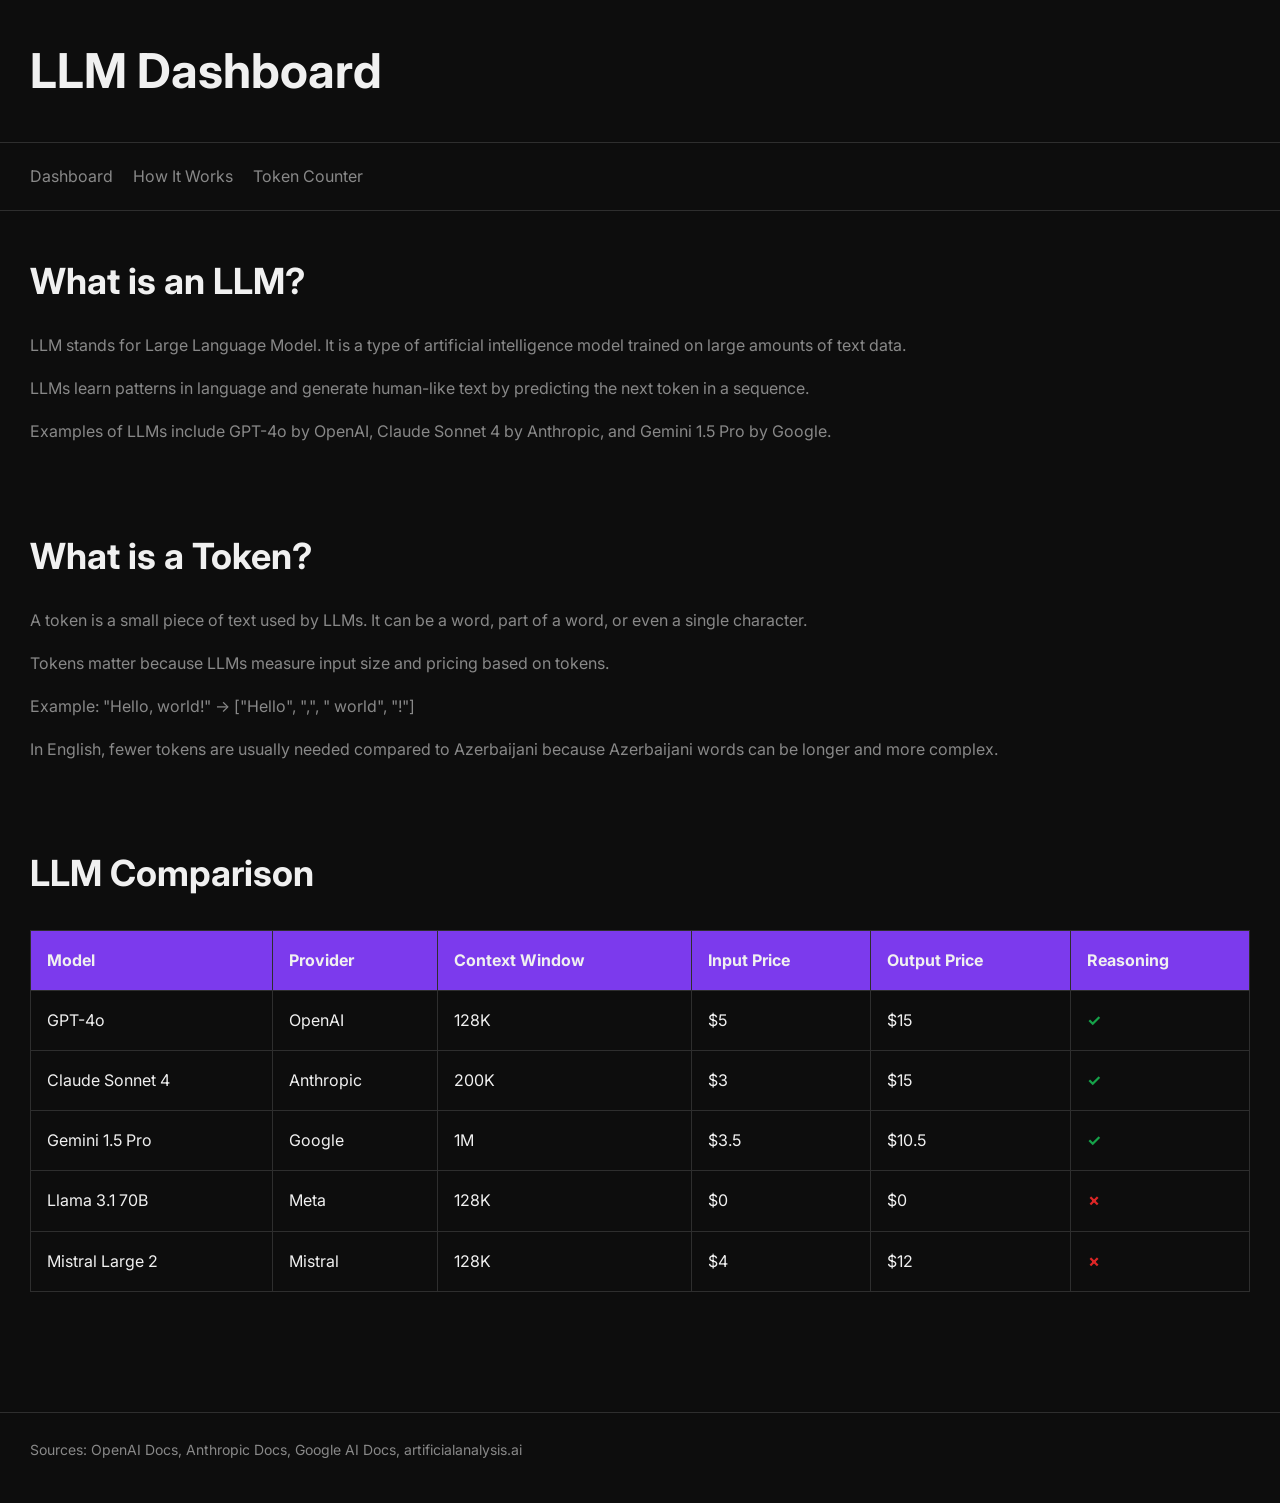
<file: index.html>
<!DOCTYPE html>
<html lang="en">

<head>
  <meta charset="UTF-8">
  <title>LLM Dashboard</title>

  <link rel="stylesheet" href="styles.css">
</head>

<body>

  <header>
    <h1>LLM Dashboard</h1>
  </header>

  <nav>
    <a href="index.html">Dashboard</a>
    <a href="how-it-works.html">How It Works</a>
    <a href="tokenCounter.html">Token Counter</a>
  </nav>

  <main>

    <!-- WHAT IS LLM -->
    <section id="what-is-llm">

      <h2>What is an LLM?</h2>

      <p>
        LLM stands for Large Language Model. It is a type of artificial intelligence model trained on large amounts of text data.
      </p>

      <p>
        LLMs learn patterns in language and generate human-like text by predicting the next token in a sequence.
      </p>

      <p>
        Examples of LLMs include GPT-4o by OpenAI, Claude Sonnet 4 by Anthropic, and Gemini 1.5 Pro by Google.
      </p>

    </section>

    <!-- WHAT IS TOKEN -->
    <section id="what-is-token">

      <h2>What is a Token?</h2>

      <p>
        A token is a small piece of text used by LLMs. It can be a word, part of a word, or even a single character.
      </p>

      <p>
        Tokens matter because LLMs measure input size and pricing based on tokens.
      </p>

      <p>
        Example:
        "Hello, world!" → ["Hello", ",", " world", "!"]
      </p>

      <p>
        In English, fewer tokens are usually needed compared to Azerbaijani because Azerbaijani words can be longer and more complex.
      </p>

    </section>

    <!-- COMPARISON TABLE -->
    <section id="comparison">

      <h2>LLM Comparison</h2>

      <table>

        <thead>

          <tr>
            <th>Model</th>
            <th>Provider</th>
            <th>Context Window</th>
            <th>Input Price</th>
            <th>Output Price</th>
            <th>Reasoning</th>
          </tr>

        </thead>

        <tbody>

          <tr>
            <td>GPT-4o</td>
            <td>OpenAI</td>
            <td>128K</td>
            <td>$5</td>
            <td>$15</td>
            <td class="reasoning-yes">✓</td>
          </tr>

          <tr>
            <td>Claude Sonnet 4</td>
            <td>Anthropic</td>
            <td>200K</td>
            <td>$3</td>
            <td>$15</td>
            <td class="reasoning-yes">✓</td>
          </tr>

          <tr>
            <td>Gemini 1.5 Pro</td>
            <td>Google</td>
            <td>1M</td>
            <td>$3.5</td>
            <td>$10.5</td>
            <td class="reasoning-yes">✓</td>
          </tr>

          <tr>
            <td>Llama 3.1 70B</td>
            <td>Meta</td>
            <td>128K</td>
            <td>$0</td>
            <td>$0</td>
            <td class="reasoning-no">✗</td>
          </tr>

          <tr>
            <td>Mistral Large 2</td>
            <td>Mistral</td>
            <td>128K</td>
            <td>$4</td>
            <td>$12</td>
            <td class="reasoning-no">✗</td>
          </tr>

        </tbody>

      </table>

    </section>

  </main>

  <footer>
    <p>
      Sources: OpenAI Docs, Anthropic Docs, Google AI Docs, artificialanalysis.ai
    </p>
  </footer>

</body>

</html>
</file>
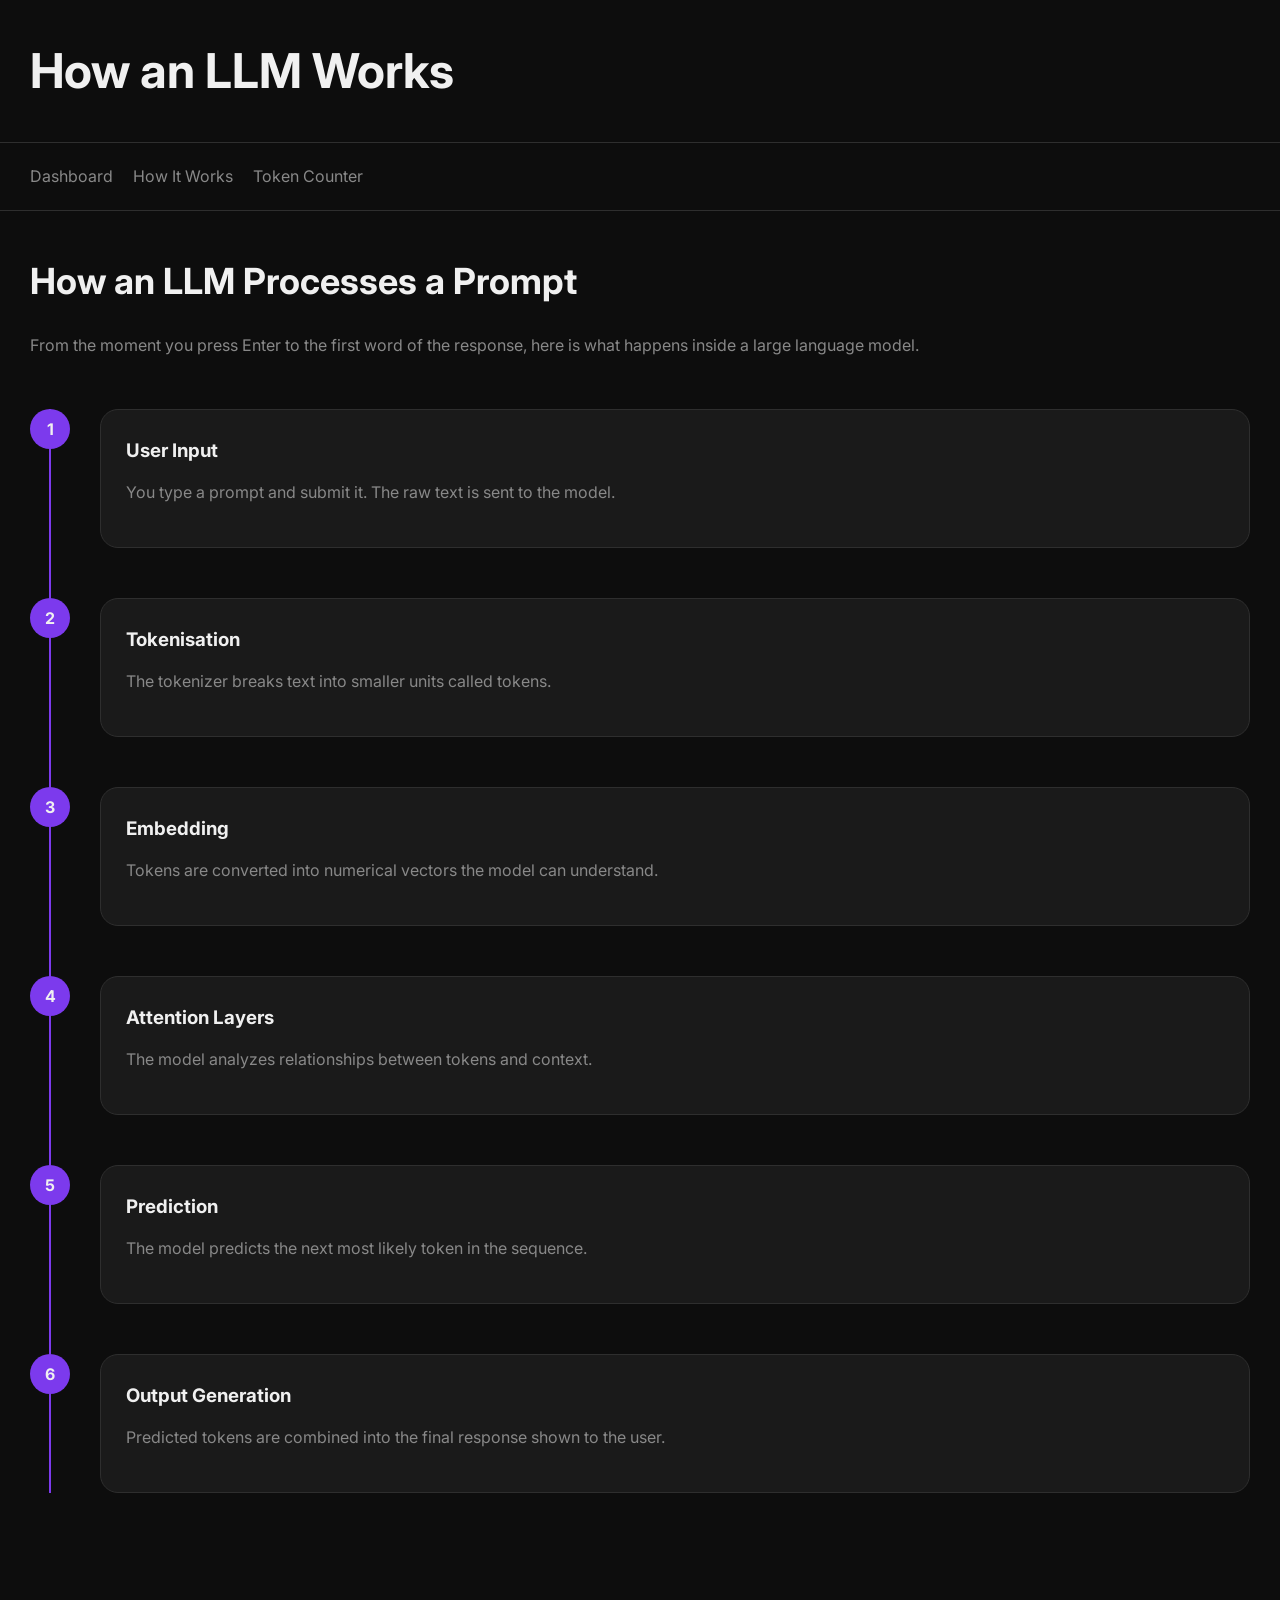
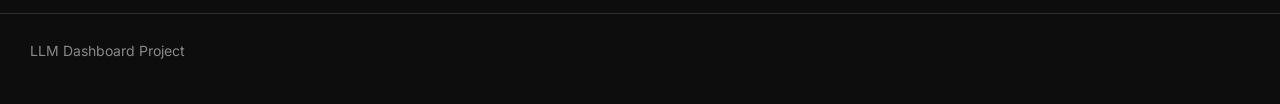
<file: how-it-works.html>
<!DOCTYPE html>
<html lang="en">

<head>
  <meta charset="UTF-8">
  <title>How an LLM Works</title>

  <link rel="stylesheet" href="styles.css">
</head>

<body>

  <header>
    <h1>How an LLM Works</h1>
  </header>

  <nav>
    <a href="index.html">Dashboard</a>
    <a href="how-it-works.html">How It Works</a>
    <a href="tokenCounter.html">Token Counter</a>
  </nav>

  <main>

    <section id="timeline">

      <h2>How an LLM Processes a Prompt</h2>

      <p>
        From the moment you press Enter to the first word of the response,
        here is what happens inside a large language model.
      </p>

      <ol class="timeline">

        <li class="timeline-step">

          <div class="step-marker">1</div>

          <div class="step-content">

            <h3>User Input</h3>

            <p>
              You type a prompt and submit it. The raw text is sent to the model.
            </p>

          </div>

        </li>

        <li class="timeline-step">

          <div class="step-marker">2</div>

          <div class="step-content">

            <h3>Tokenisation</h3>

            <p>
              The tokenizer breaks text into smaller units called tokens.
            </p>

          </div>

        </li>

        <li class="timeline-step">

          <div class="step-marker">3</div>

          <div class="step-content">

            <h3>Embedding</h3>

            <p>
              Tokens are converted into numerical vectors the model can understand.
            </p>

          </div>

        </li>

        <li class="timeline-step">

          <div class="step-marker">4</div>

          <div class="step-content">

            <h3>Attention Layers</h3>

            <p>
              The model analyzes relationships between tokens and context.
            </p>

          </div>

        </li>

        <li class="timeline-step">

          <div class="step-marker">5</div>

          <div class="step-content">

            <h3>Prediction</h3>

            <p>
              The model predicts the next most likely token in the sequence.
            </p>

          </div>

        </li>

        <li class="timeline-step">

          <div class="step-marker">6</div>

          <div class="step-content">

            <h3>Output Generation</h3>

            <p>
              Predicted tokens are combined into the final response shown to the user.
            </p>

          </div>

        </li>

      </ol>

    </section>

  </main>

  <footer>
    <p>
      LLM Dashboard Project
    </p>
  </footer>

</body>

</html>
</file>
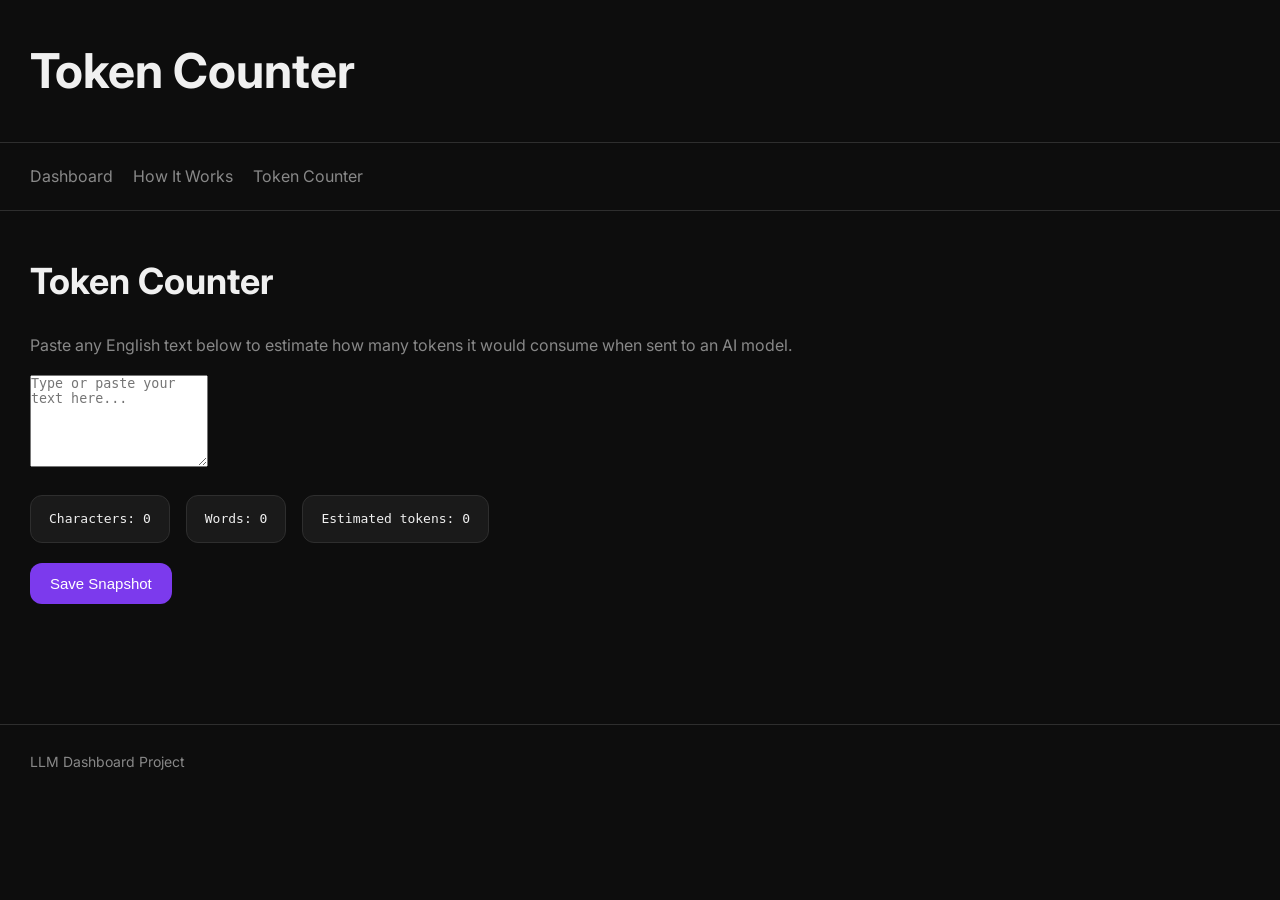
<file: tokenCounter.html>
<!DOCTYPE html>
<html lang="en">

<head>
  <meta charset="UTF-8">
  <title>Token Counter</title>

  <link rel="stylesheet" href="styles.css">
</head>

<body>

  <header>
    <h1>Token Counter</h1>
  </header>

  <nav>
    <a href="index.html">Dashboard</a>
    <a href="how-it-works.html">How It Works</a>
    <a href="tokenCounter.html">Token Counter</a>
  </nav>

  <main>

    <section id="tokenCounter">

      <h2>Token Counter</h2>

      <p>
        Paste any English text below to estimate how many
        tokens it would consume when sent to an AI model.
      </p>

      <textarea
        id="inputText"
        rows="6"
        placeholder="Type or paste your text here..."
      ></textarea>

      <div id="stats">

        <span id="stat-chars">
          Characters: 0
        </span>

        <span id="stat-words">
          Words: 0
        </span>

        <span id="stat-tokens">
          Estimated tokens: 0
        </span>

      </div>

      <button id="save-btn">
        Save Snapshot
      </button>

      <ul id="history-list"></ul>

    </section>

  </main>

  <footer>
    <p>
      LLM Dashboard Project
    </p>
  </footer>

  <script type="module" src="dom.js"></script>

</body>

</html>
</file>
<file: styles.css>
@import url('https://fonts.googleapis.com/css2?family=Inter:wght@400;500;700&display=swap');

:root {
  --color-background: #0d0d0d;
  --color-surface: #1a1a1a;
  --color-border: #2e2e2e;
  --color-text-primary: #f0f0f0;
  --color-text-secondary: #888888;
  --color-accent: #7c3aed;
  --color-accent-hover: #6d28d9;

  --color-green: #16a34a;
  --color-red: #dc2626;
}

* {
  margin: 0;
  padding: 0;
  box-sizing: border-box;
}

body {
  background-color: var(--color-background);
  color: var(--color-text-primary);
  font-family: 'Inter', sans-serif;
  line-height: 1.7;
}

header {
  padding: 30px;
  border-bottom: 1px solid var(--color-border);
}

header h1 {
  font-size: 48px;
}

nav {
  padding: 20px 30px;

  display: flex;
  gap: 20px;

  border-bottom: 1px solid var(--color-border);
}

nav a {
  color: var(--color-text-secondary);
  text-decoration: none;

  transition: 0.3s;
}

nav a:hover {
  color: var(--color-accent);
}

main {
  padding: 40px 30px;
}

section {
  margin-bottom: 80px;
}

h2 {
  font-size: 36px;
  margin-bottom: 20px;
}

p {
  margin-bottom: 16px;
  color: var(--color-text-secondary);
}

table {
  width: 100%;
  border-collapse: collapse;
  margin-top: 25px;
}

thead {
  background-color: var(--color-accent);
}

th,
td {
  border: 1px solid var(--color-border);
  padding: 16px;
  text-align: left;
}

.reasoning-yes {
  color: var(--color-green);
  font-weight: bold;
}

.reasoning-no {
  color: var(--color-red);
  font-weight: bold;
}

.cards-grid {
  display: grid;
  grid-template-columns: repeat(auto-fit, minmax(280px, 1fr));
  gap: 25px;

  margin-top: 30px;
}

.card {
  background-color: var(--color-surface);

  border: 1px solid var(--color-border);
  border-radius: 18px;

  padding: 24px;

  transition: 0.3s;

  box-shadow: 0 0 10px rgba(0, 0, 0, 0.3);
}

.card:hover {
  transform: translateY(-6px);
}

.card-header {
  display: flex;
  justify-content: space-between;
  align-items: center;

  margin-bottom: 25px;
}

.card-provider {
  font-size: 13px;
  color: var(--color-text-secondary);
  letter-spacing: 1px;
}

.card-reasoning {
  padding: 5px 12px;
  border-radius: 999px;

  font-size: 12px;
}

.reasoning-yes.card-reasoning {
  background-color: rgba(22, 163, 74, 0.2);
}

.reasoning-no.card-reasoning {
  background-color: rgba(220, 38, 38, 0.2);
}

.card-name {
  font-size: 34px;
  margin-bottom: 15px;
}

.card-tagline {
  margin-bottom: 30px;
}

.card-specs {
  list-style: none;
}

.card-specs li {
  display: flex;
  justify-content: space-between;

  padding: 12px 0;

  border-top: 1px solid var(--color-border);
}

.spec-label {
  color: var(--color-text-secondary);
}

.timeline {
  list-style: none;

  position: relative;

  margin-top: 50px;
  padding-left: 70px;
}

.timeline::before {
  content: "";

  position: absolute;

  left: 19px;
  top: 0;
  bottom: 0;

  width: 2px;

  background-color: var(--color-accent);
}

.timeline-step {
  position: relative;

  margin-bottom: 50px;

  opacity: 0;

  animation: fadeInUp 0.7s forwards;
}

.timeline-step:nth-child(1) {
  animation-delay: 0.2s;
}

.timeline-step:nth-child(2) {
  animation-delay: 0.4s;
}

.timeline-step:nth-child(3) {
  animation-delay: 0.6s;
}

.timeline-step:nth-child(4) {
  animation-delay: 0.8s;
}

.timeline-step:nth-child(5) {
  animation-delay: 1s;
}

.timeline-step:nth-child(6) {
  animation-delay: 1.2s;
}

.step-marker {
  position: absolute;

  left: -70px;

  width: 40px;
  height: 40px;

  border-radius: 50%;

  background-color: var(--color-accent);

  display: flex;
  justify-content: center;
  align-items: center;

  font-weight: bold;
}

.step-content {
  background-color: var(--color-surface);

  border: 1px solid var(--color-border);
  border-radius: 18px;

  padding: 25px;
}

.step-content h3 {
  margin-bottom: 12px;
}

footer {
  border-top: 1px solid var(--color-border);

  padding: 25px 30px;

  font-size: 14px;
  color: var(--color-text-secondary);
}

@keyframes fadeInUp {

  from {
    opacity: 0;
    transform: translateY(20px);
  }

  to {
    opacity: 1;
    transform: translateY(0);
  }

}

#stats {

  display: flex;

  gap: 16px;

  margin-top: 20px;

  flex-wrap: wrap;

}

#stats span {

  background-color: var(--color-surface);

  border: 1px solid var(--color-border);

  padding: 12px 18px;

  border-radius: 12px;

  color: var(--color-text-primary);

  font-family: monospace;

}

#save-btn {

  margin-top: 20px;

  background-color: var(--color-accent);

  color: white;

  border: none;

  padding: 12px 20px;

  border-radius: 12px;

  cursor: pointer;

  transition: 0.3s;

  font-size: 15px;

}

#save-btn:hover {

  background-color: var(--color-accent-hover);

  transform: translateY(-2px);

}

#history-list {

  margin-top: 25px;

  list-style: none;

}

#history-list li {

  background-color: var(--color-surface);

  border: 1px solid var(--color-border);

  padding: 14px;

  border-radius: 12px;

  margin-bottom: 12px;

  color: var(--color-text-primary);

}
</file>
